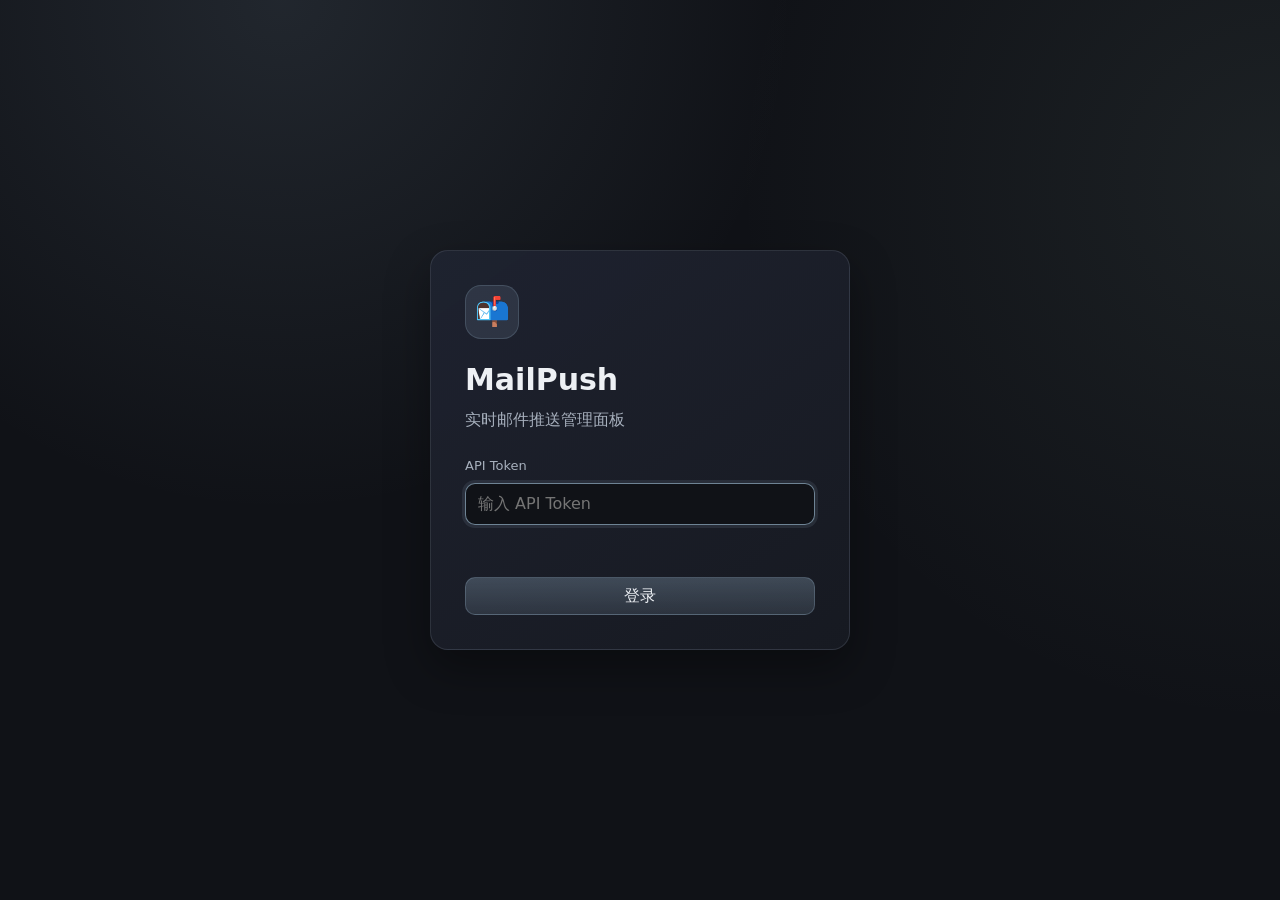
<file: mailpush/api/templates/dashboard.html>
<!DOCTYPE html>
<html lang="zh-CN">
<head>
<meta charset="UTF-8">
<meta name="viewport" content="width=device-width, initial-scale=1.0">
<title>MailPush 管理面板</title>
<style>
:root {
  color-scheme: dark;
  --bg: #101217;
  --panel: #171a22;
  --panel-2: #1f2330;
  --panel-3: #252a36;
  --sidebar: #1a1a2e;
  --sidebar-2: #24243f;
  --line: rgba(164, 176, 190, 0.16);
  --line-strong: rgba(164, 176, 190, 0.28);
  --text: #edf0f4;
  --muted: #a7b0bd;
  --muted-2: #7e8795;
  --blue: #8aa3b8;
  --green: #8aa79b;
  --gold: #c3a35c;
  --red: #c77d7d;
  --shadow: 0 18px 44px rgba(0, 0, 0, 0.35);
  --radius: 12px;
  --speed: 0.2s ease;
}

* {
  box-sizing: border-box;
}

html,
body {
  min-height: 100%;
}

body {
  margin: 0;
  background:
    radial-gradient(circle at 22% 0%, rgba(138, 163, 184, 0.14), transparent 32rem),
    radial-gradient(circle at 100% 20%, rgba(138, 167, 155, 0.10), transparent 34rem),
    var(--bg);
  color: var(--text);
  font-family: system-ui, -apple-system, BlinkMacSystemFont, "PingFang SC", "Microsoft YaHei", "Segoe UI", sans-serif;
  line-height: 1.5;
}

button,
input,
select,
textarea {
  font: inherit;
}

button {
  cursor: pointer;
}

.hidden {
  display: none !important;
}

.login-view {
  min-height: 100vh;
  display: grid;
  place-items: center;
  padding: 24px;
}

.login-card {
  width: min(420px, 100%);
  padding: 34px;
  border: 1px solid var(--line);
  border-radius: 18px;
  background: linear-gradient(145deg, rgba(31, 35, 48, 0.96), rgba(23, 26, 34, 0.98));
  box-shadow: var(--shadow);
}

.login-mark {
  width: 54px;
  height: 54px;
  display: grid;
  place-items: center;
  border-radius: 16px;
  background: rgba(138, 163, 184, 0.16);
  border: 1px solid rgba(138, 163, 184, 0.24);
  font-size: 28px;
}

.login-card h1 {
  margin: 18px 0 6px;
  font-size: 30px;
  letter-spacing: 0;
}

.login-card p {
  margin: 0 0 24px;
  color: var(--muted);
}

.field {
  display: grid;
  gap: 8px;
  margin-bottom: 16px;
}

.field label {
  color: var(--muted);
  font-size: 13px;
}

.control,
.select,
.textarea {
  width: 100%;
  border: 1px solid var(--line);
  border-radius: 10px;
  background: rgba(16, 18, 23, 0.78);
  color: var(--text);
  outline: none;
  transition: border-color var(--speed), box-shadow var(--speed), background var(--speed);
}

.control,
.select {
  min-height: 42px;
  padding: 0 12px;
}

.textarea {
  min-height: 170px;
  padding: 12px;
  resize: vertical;
  font-family: ui-monospace, SFMono-Regular, Menlo, Consolas, monospace;
  font-size: 13px;
  line-height: 1.55;
}

.control:focus,
.select:focus,
.textarea:focus {
  border-color: rgba(138, 163, 184, 0.78);
  box-shadow: 0 0 0 3px rgba(138, 163, 184, 0.13);
  background: rgba(16, 18, 23, 0.96);
}

.login-error {
  min-height: 22px;
  margin: 8px 0 14px;
  color: var(--red);
  font-size: 13px;
}

.app-shell {
  min-height: 100vh;
  display: grid;
  grid-template-columns: 220px minmax(0, 1fr);
}

.sidebar {
  position: sticky;
  top: 0;
  height: 100vh;
  display: flex;
  flex-direction: column;
  background: linear-gradient(180deg, var(--sidebar), var(--sidebar-2));
  border-right: 1px solid rgba(255, 255, 255, 0.07);
  z-index: 30;
}

.brand {
  padding: 22px 20px 18px;
  border-bottom: 1px solid rgba(255, 255, 255, 0.08);
}

.brand-title {
  display: flex;
  align-items: center;
  gap: 10px;
  font-weight: 760;
  font-size: 18px;
}

.brand-subtitle {
  margin-top: 5px;
  color: rgba(237, 240, 244, 0.58);
  font-size: 12px;
}

.nav {
  display: grid;
  gap: 6px;
  padding: 16px 12px;
}

.nav-button {
  display: flex;
  align-items: center;
  gap: 10px;
  min-height: 42px;
  padding: 0 12px;
  border: 1px solid transparent;
  border-radius: 10px;
  background: transparent;
  color: rgba(237, 240, 244, 0.76);
  text-align: left;
  transition: background var(--speed), color var(--speed), border-color var(--speed);
}

.nav-button:hover,
.nav-button.active {
  background: rgba(255, 255, 255, 0.08);
  color: var(--text);
  border-color: rgba(255, 255, 255, 0.08);
}

.nav-button.active {
  box-shadow: inset 3px 0 0 var(--gold);
}

.sidebar-footer {
  margin-top: auto;
  padding: 16px;
  border-top: 1px solid rgba(255, 255, 255, 0.08);
}

.session-status {
  display: flex;
  align-items: center;
  gap: 8px;
  margin-bottom: 12px;
  color: rgba(237, 240, 244, 0.68);
  font-size: 12px;
}

.dot {
  width: 9px;
  height: 9px;
  border-radius: 999px;
  background: var(--muted-2);
  box-shadow: 0 0 0 4px rgba(126, 135, 149, 0.12);
}

.dot.ok {
  background: var(--green);
  box-shadow: 0 0 0 4px rgba(138, 167, 155, 0.12);
}

.dot.bad {
  background: var(--red);
  box-shadow: 0 0 0 4px rgba(199, 125, 125, 0.12);
}

.content {
  min-width: 0;
  padding: 28px;
}

.mobile-bar {
  display: none;
  position: sticky;
  top: 0;
  z-index: 20;
  align-items: center;
  justify-content: space-between;
  min-height: 58px;
  padding: 0 16px;
  background: rgba(16, 18, 23, 0.88);
  border-bottom: 1px solid var(--line);
  backdrop-filter: blur(14px);
}

.mobile-title {
  font-weight: 740;
}

.backdrop {
  display: none;
}

.page {
  display: none;
}

.page.active {
  display: block;
}

.page-header {
  display: flex;
  align-items: flex-start;
  justify-content: space-between;
  gap: 16px;
  margin-bottom: 18px;
}

.page-title {
  margin: 0;
  font-size: 26px;
  letter-spacing: 0;
}

.page-desc {
  margin: 6px 0 0;
  color: var(--muted);
  font-size: 14px;
}

.actions {
  display: flex;
  flex-wrap: wrap;
  align-items: center;
  justify-content: flex-end;
  gap: 10px;
}

.btn {
  min-height: 38px;
  padding: 0 14px;
  border: 1px solid var(--line);
  border-radius: 10px;
  background: rgba(31, 35, 48, 0.78);
  color: var(--text);
  transition: transform var(--speed), border-color var(--speed), background var(--speed), color var(--speed);
}

.btn:hover {
  transform: translateY(-1px);
  border-color: var(--line-strong);
  background: rgba(37, 42, 54, 0.96);
}

.btn:disabled {
  cursor: not-allowed;
  opacity: 0.55;
  transform: none;
}

.btn-primary {
  border-color: rgba(138, 163, 184, 0.32);
  background: linear-gradient(180deg, rgba(138, 163, 184, 0.34), rgba(138, 163, 184, 0.18));
}

.btn-green {
  border-color: rgba(138, 167, 155, 0.34);
  background: linear-gradient(180deg, rgba(138, 167, 155, 0.30), rgba(138, 167, 155, 0.14));
}

.btn-gold {
  border-color: rgba(195, 163, 92, 0.36);
  background: linear-gradient(180deg, rgba(195, 163, 92, 0.28), rgba(195, 163, 92, 0.13));
}

.btn-danger {
  border-color: rgba(199, 125, 125, 0.34);
  color: #ffd6d6;
  background: rgba(199, 125, 125, 0.12);
}

.btn-ghost {
  background: transparent;
}

.icon-btn {
  width: 38px;
  height: 38px;
  display: grid;
  place-items: center;
  padding: 0;
}

.grid {
  display: grid;
  gap: 16px;
}

.metric-grid {
  grid-template-columns: repeat(4, minmax(0, 1fr));
  margin-bottom: 16px;
}

.panel {
  border: 1px solid var(--line);
  border-radius: var(--radius);
  background: rgba(23, 26, 34, 0.86);
  box-shadow: 0 12px 30px rgba(0, 0, 0, 0.16);
}

.metric {
  min-height: 116px;
  padding: 18px;
}

.metric-label {
  color: var(--muted);
  font-size: 13px;
}

.metric-value {
  margin-top: 12px;
  font-size: 30px;
  font-weight: 760;
  letter-spacing: 0;
}

.metric-hint {
  margin-top: 6px;
  color: var(--muted-2);
  font-size: 12px;
}

.panel-head {
  display: flex;
  align-items: center;
  justify-content: space-between;
  gap: 12px;
  padding: 16px 18px;
  border-bottom: 1px solid var(--line);
}

.panel-title {
  margin: 0;
  font-size: 16px;
}

.panel-body {
  padding: 18px;
}

.toolbar {
  display: flex;
  align-items: center;
  justify-content: space-between;
  gap: 14px;
  margin-bottom: 16px;
}

.toolbar-left,
.toolbar-right {
  display: flex;
  flex-wrap: wrap;
  align-items: center;
  gap: 10px;
}

.table-wrap {
  overflow-x: auto;
}

table {
  width: 100%;
  border-collapse: collapse;
  min-width: 720px;
}

th,
td {
  padding: 12px 14px;
  border-bottom: 1px solid var(--line);
  text-align: left;
  vertical-align: middle;
}

th {
  color: var(--muted);
  font-size: 12px;
  font-weight: 680;
}

tbody tr {
  transition: background var(--speed);
}

tbody tr:hover {
  background: rgba(138, 163, 184, 0.06);
}

tbody tr:last-child td {
  border-bottom: 0;
}

.status-pill,
.tag {
  display: inline-flex;
  align-items: center;
  gap: 6px;
  min-height: 26px;
  padding: 0 10px;
  border: 1px solid var(--line);
  border-radius: 999px;
  color: var(--muted);
  background: rgba(255, 255, 255, 0.03);
  font-size: 12px;
  white-space: nowrap;
}

.status-pill.ok {
  color: #dff2e9;
  border-color: rgba(138, 167, 155, 0.34);
  background: rgba(138, 167, 155, 0.12);
}

.status-pill.bad {
  color: #ffd6d6;
  border-color: rgba(199, 125, 125, 0.34);
  background: rgba(199, 125, 125, 0.12);
}

.text-muted {
  color: var(--muted);
}

.small {
  font-size: 12px;
}

.empty {
  padding: 34px 18px;
  color: var(--muted);
  text-align: center;
}

.email-list,
.delivery-list {
  display: grid;
  gap: 12px;
}

.email-card,
.delivery-card {
  padding: 16px;
  border: 1px solid var(--line);
  border-radius: var(--radius);
  background: rgba(31, 35, 48, 0.58);
  transition: border-color var(--speed), background var(--speed);
}

.email-card:hover,
.delivery-card:hover {
  border-color: var(--line-strong);
  background: rgba(37, 42, 54, 0.78);
}

.email-top,
.delivery-top {
  display: flex;
  align-items: flex-start;
  justify-content: space-between;
  gap: 14px;
}

.email-title,
.delivery-title {
  margin: 8px 0 5px;
  font-size: 16px;
  font-weight: 720;
}

.email-meta,
.delivery-meta {
  display: flex;
  flex-wrap: wrap;
  gap: 8px;
  color: var(--muted);
  font-size: 12px;
}

.email-preview {
  margin: 10px 0 0;
  color: var(--muted);
  overflow-wrap: anywhere;
}

.config-summary {
  max-height: 520px;
  overflow: auto;
  margin: 0;
  padding: 16px;
  border: 1px solid var(--line);
  border-radius: var(--radius);
  background: rgba(16, 18, 23, 0.86);
  color: #d9dee7;
  font-family: ui-monospace, SFMono-Regular, Menlo, Consolas, monospace;
  font-size: 12px;
  line-height: 1.6;
}

.hint-box {
  display: grid;
  gap: 8px;
  padding: 14px;
  border: 1px solid rgba(195, 163, 92, 0.24);
  border-radius: var(--radius);
  background: rgba(195, 163, 92, 0.08);
  color: #e8dcc0;
}

.modal {
  position: fixed;
  inset: 0;
  z-index: 60;
  display: none;
  place-items: center;
  padding: 22px;
  background: rgba(0, 0, 0, 0.62);
}

.modal.open {
  display: grid;
}

.modal-card {
  width: min(760px, 100%);
  max-height: min(88vh, 820px);
  display: flex;
  flex-direction: column;
  border: 1px solid var(--line);
  border-radius: 16px;
  background: #171a22;
  box-shadow: var(--shadow);
}

.modal-head,
.modal-foot {
  display: flex;
  align-items: center;
  justify-content: space-between;
  gap: 12px;
  padding: 16px 18px;
}

.modal-head {
  border-bottom: 1px solid var(--line);
}

.modal-foot {
  border-top: 1px solid var(--line);
}

.modal-title {
  margin: 0;
  font-size: 18px;
}

.modal-body {
  overflow: auto;
  padding: 18px;
}

.steps {
  display: flex;
  gap: 8px;
  margin-bottom: 18px;
}

.step {
  flex: 1;
  min-height: 8px;
  border-radius: 999px;
  background: rgba(255, 255, 255, 0.08);
}

.step.active {
  background: linear-gradient(90deg, var(--blue), var(--gold));
}

.provider-grid {
  display: grid;
  grid-template-columns: repeat(3, minmax(0, 1fr));
  gap: 12px;
}

.provider-card {
  min-height: 118px;
  padding: 16px;
  border: 1px solid var(--line);
  border-radius: var(--radius);
  background: rgba(31, 35, 48, 0.68);
  color: var(--text);
  text-align: left;
  transition: border-color var(--speed), transform var(--speed), background var(--speed);
}

.provider-card:hover,
.provider-card.active {
  transform: translateY(-1px);
  border-color: rgba(138, 163, 184, 0.54);
  background: rgba(37, 42, 54, 0.92);
}

.provider-icon {
  display: block;
  margin-bottom: 10px;
  font-size: 26px;
}

.form-grid {
  display: grid;
  grid-template-columns: repeat(2, minmax(0, 1fr));
  gap: 14px;
}

.form-grid .span-2 {
  grid-column: 1 / -1;
}

.check-row {
  display: flex;
  align-items: center;
  gap: 10px;
  min-height: 42px;
  color: var(--muted);
}

label.checkbox,
.checkbox {
  display: inline-flex;
  align-items: center;
  gap: 10px;
  cursor: pointer;
  color: var(--muted);
  font-size: 13px;
}

.checkbox input[type="checkbox"] {
  width: 18px;
  height: 18px;
  margin: 0;
  accent-color: var(--blue);
}

.toast-stack {
  position: fixed;
  right: 18px;
  bottom: 18px;
  z-index: 90;
  display: grid;
  gap: 10px;
  width: min(380px, calc(100vw - 36px));
}

.toast {
  padding: 13px 14px;
  border: 1px solid var(--line);
  border-radius: var(--radius);
  background: rgba(31, 35, 48, 0.96);
  box-shadow: var(--shadow);
  color: var(--text);
}

.toast.ok {
  border-color: rgba(138, 167, 155, 0.36);
}

.toast.error {
  border-color: rgba(199, 125, 125, 0.42);
}

@media (max-width: 1100px) {
  .metric-grid {
    grid-template-columns: repeat(2, minmax(0, 1fr));
  }
}

@media (max-width: 860px) {
  .app-shell {
    display: block;
  }

  .mobile-bar {
    display: flex;
  }

  .sidebar {
    position: fixed;
    left: 0;
    top: 0;
    width: 220px;
    transform: translateX(-105%);
    transition: transform var(--speed);
  }

  body.nav-open .sidebar {
    transform: translateX(0);
  }

  body.nav-open .backdrop {
    display: block;
    position: fixed;
    inset: 0;
    z-index: 25;
    background: rgba(0, 0, 0, 0.5);
  }

  .content {
    padding: 20px 16px 28px;
  }

  .page-header,
  .toolbar,
  .email-top,
  .delivery-top {
    align-items: stretch;
    flex-direction: column;
  }

  .actions,
  .toolbar-left,
  .toolbar-right {
    justify-content: stretch;
  }

  .actions .btn,
  .toolbar .btn,
  .toolbar .select {
    width: 100%;
  }

  .provider-grid,
  .form-grid,
  .metric-grid {
    grid-template-columns: 1fr;
  }
}

@media (max-width: 520px) {
  .login-card {
    padding: 24px;
  }

  .modal {
    padding: 12px;
  }

  .modal-head,
  .modal-foot {
    padding: 14px;
  }

  .modal-body {
    padding: 14px;
  }
}
</style>
</head>
<body>
<div id="login-view" class="login-view">
  <section class="login-card" aria-label="登录">
    <div class="login-mark">📬</div>
    <h1>MailPush</h1>
    <p>实时邮件推送管理面板</p>
    <form id="login-form" autocomplete="off">
      <div class="field">
        <label for="token-input">API Token</label>
        <input id="token-input" class="control" type="password" placeholder="输入 API Token" autocomplete="current-password" autofocus>
      </div>
      <div id="login-error" class="login-error" role="alert"></div>
      <button id="login-submit" type="submit" class="btn btn-primary" style="width: 100%;">登录</button>
    </form>
  </section>
</div>

<div id="app-shell" class="app-shell hidden">
  <aside class="sidebar" aria-label="主导航">
    <div class="brand">
      <div class="brand-title"><span>📬</span><span>MailPush</span></div>
      <div class="brand-subtitle">管理面板</div>
    </div>
    <nav class="nav">
      <button class="nav-button active" type="button" data-view="overview">📊 <span>概览</span></button>
      <button class="nav-button" type="button" data-view="emails">📧 <span>邮件</span></button>
      <button class="nav-button" type="button" data-view="accounts">🔐 <span>账户设置</span></button>
      <button class="nav-button" type="button" data-view="deliveries">🚀 <span>推送通道</span></button>
      <button class="nav-button" type="button" data-view="settings">⚙️ <span>系统设置</span></button>
    </nav>
    <div class="sidebar-footer">
      <div class="session-status"><span id="session-dot" class="dot"></span><span id="session-text">等待连接</span></div>
      <button id="logout-btn" type="button" class="btn btn-ghost" style="width: 100%;">退出登录</button>
    </div>
  </aside>

  <div id="nav-backdrop" class="backdrop"></div>

  <div>
    <header class="mobile-bar">
      <button id="menu-btn" type="button" class="btn icon-btn" aria-label="打开导航">☰</button>
      <div class="mobile-title">MailPush</div>
      <button id="mobile-logout-btn" type="button" class="btn icon-btn" aria-label="退出登录">⎋</button>
    </header>

    <main class="content">
      <section id="page-overview" class="page active" data-page="overview">
        <div class="page-header">
          <div>
            <h2 class="page-title">📊 概览</h2>
            <p class="page-desc">运行状态、账户连接、最近邮件与推送通道测试。</p>
          </div>
          <div class="actions">
            <button id="overview-refresh-btn" type="button" class="btn btn-primary">刷新</button>
            <button id="overview-test-all-btn" type="button" class="btn btn-gold">测试所有推送通道</button>
          </div>
        </div>

        <div class="grid metric-grid">
          <div class="panel metric">
            <div class="metric-label">运行时间</div>
            <div id="metric-uptime" class="metric-value">--</div>
            <div class="metric-hint">服务启动后累计时间</div>
          </div>
          <div class="panel metric">
            <div class="metric-label">账户连接</div>
            <div id="metric-accounts" class="metric-value">--</div>
            <div class="metric-hint">已连接 / 总计</div>
          </div>
          <div class="panel metric">
            <div class="metric-label">邮件缓冲区</div>
            <div id="metric-emails" class="metric-value">--</div>
            <div class="metric-hint">内存中的最近邮件</div>
          </div>
          <div class="panel metric">
            <div class="metric-label">推送通道</div>
            <div id="metric-deliveries" class="metric-value">--</div>
            <div class="metric-hint">当前已配置通道</div>
          </div>
        </div>

        <div class="panel">
          <div class="panel-head">
            <h3 class="panel-title">最近 10 封邮件</h3>
            <span id="overview-last-refresh" class="text-muted small">--</span>
          </div>
          <div class="panel-body">
            <div id="recent-email-list" class="email-list"></div>
          </div>
        </div>
      </section>

      <section id="page-emails" class="page" data-page="emails">
        <div class="page-header">
          <div>
            <h2 class="page-title">📧 邮件</h2>
            <p class="page-desc">查看 MailPush 当前缓冲区里的邮件记录。</p>
          </div>
          <div class="actions">
            <button id="emails-refresh-btn" type="button" class="btn btn-primary">刷新</button>
          </div>
        </div>

        <div class="toolbar">
          <div class="toolbar-left">
            <select id="email-account-filter" class="select" aria-label="按账户筛选">
              <option value="">全部账户</option>
            </select>
          </div>
          <div class="toolbar-right">
            <span id="emails-count" class="text-muted small">0 封</span>
          </div>
        </div>

        <div id="email-card-list" class="email-list"></div>
      </section>

      <section id="page-accounts" class="page" data-page="accounts">
        <div class="page-header">
          <div>
            <h2 class="page-title">🔐 账户设置</h2>
            <p class="page-desc">管理 IMAP 账户，并通过向导添加常用邮箱。</p>
          </div>
          <div class="actions">
            <button id="reconnect-accounts-btn" type="button" class="btn btn-green">重连所有账户</button>
            <button id="open-account-modal-btn" type="button" class="btn btn-primary">添加邮箱</button>
          </div>
        </div>

        <div class="panel">
          <div class="panel-head">
            <h3 class="panel-title">已配置邮箱</h3>
            <span id="accounts-count" class="text-muted small">--</span>
          </div>
          <div class="table-wrap">
            <table>
              <thead>
                <tr>
                  <th>名称</th>
                  <th>IMAP 服务器</th>
                  <th>用户名</th>
                  <th>连接状态</th>
                  <th>最后活动时间</th>
                  <th>操作</th>
                </tr>
              </thead>
              <tbody id="accounts-table"></tbody>
            </table>
          </div>
        </div>
      </section>

      <section id="page-deliveries" class="page" data-page="deliveries">
        <div class="page-header">
          <div>
            <h2 class="page-title">🚀 推送通道</h2>
            <p class="page-desc">管理通知投递目标，并测试单个或全部通道。</p>
          </div>
          <div class="actions">
            <button id="test-all-deliveries-btn" type="button" class="btn btn-gold">测试全部</button>
            <button id="open-delivery-modal-btn" type="button" class="btn btn-primary">添加通道</button>
          </div>
        </div>

        <div id="delivery-list" class="delivery-list"></div>
      </section>

      <section id="page-settings" class="page" data-page="settings">
        <div class="page-header">
          <div>
            <h2 class="page-title">⚙️ 系统设置</h2>
            <p class="page-desc">查看当前配置摘要。敏感字段会在 API 返回时隐藏。</p>
          </div>
          <div class="actions">
            <button id="settings-refresh-btn" type="button" class="btn btn-primary">刷新配置</button>
            <button id="restart-hint-btn" type="button" class="btn btn-gold">重启容器</button>
          </div>
        </div>

        <div class="grid" style="grid-template-columns: minmax(0, 1fr);">
          <div class="panel">
            <div class="panel-head">
              <h3 class="panel-title">配置摘要</h3>
              <span class="text-muted small">已排除密码、token、secret 等敏感字段</span>
            </div>
            <div class="panel-body">
              <pre id="config-summary" class="config-summary">{}</pre>
            </div>
          </div>

          <div class="panel">
            <div class="panel-head">
              <h3 class="panel-title">AI 摘要</h3>
              <span class="text-muted small">OpenAI 兼容 API，自定义端点和 Key</span>
            </div>
            <div class="panel-body">
              <div class="form-grid" style="margin-bottom: 16px;">
                <div class="field span-2">
                  <label class="checkbox">
                    <input id="ai-summary-enabled" type="checkbox">
                    <span>启用 AI 摘要</span>
                  </label>
                </div>
                <div class="field">
                  <label for="ai-summary-provider">Provider</label>
                  <select id="ai-summary-provider" class="control">
                    <option value="openai">OpenAI</option>
                    <option value="kimi">Kimi</option>
                    <option value="claude">Claude</option>
                    <option value="deepseek">DeepSeek</option>
                    <option value="custom">Custom</option>
                  </select>
                </div>
                <div class="field">
                  <label for="ai-summary-model">Model</label>
                  <input id="ai-summary-model" class="control" type="text" placeholder="gpt-4o-mini / deepseek-chat">
                </div>
                <div class="field span-2">
                  <label for="ai-summary-base_url">Base URL（留空使用官方）</label>
                  <input id="ai-summary-base_url" class="control" type="text" placeholder="https://api.openai.com/v1">
                </div>
                <div class="field span-2">
                  <label for="ai-summary-api_key">API Key</label>
                  <input id="ai-summary-api_key" class="control" type="password" placeholder="sk-...">
                </div>
                <div class="field">
                  <label for="ai-summary-max_tokens">Max tokens</label>
                  <input id="ai-summary-max_tokens" class="control" type="number" min="50" max="2000" value="200">
                </div>
                <div class="field span-2">
                  <label for="ai-summary-prompt">Prompt（留空使用默认）</label>
                  <textarea id="ai-summary-prompt" class="control" rows="3" placeholder="用 1-2 句话总结这封邮件的核心内容"></textarea>
                </div>
              </div>
              <div class="actions" style="justify-content: flex-start; gap: 10px;">
                <button id="ai-summary-save-btn" type="button" class="btn btn-primary">保存 AI 设置</button>
                <button id="ai-summary-test-btn" type="button" class="btn btn-green">测试调用</button>
                <span id="ai-summary-msg" class="text-muted small"></span>
              </div>
              <div class="hint-box" style="margin-top: 16px;">
                <div>💡 规则提取（IP、金额、验证码）和 AI 摘要会同时生效；关闭后仅保留规则提取。</div>
              </div>
            </div>
          </div>

          <div class="hint-box">
            <div><strong>配置文件路径</strong></div>
            <div><code>/path/to/your/config/config.json</code></div>
            <div class="small">容器内路径：<code>/home/mailpush/.config/mailpush/config.json</code></div>
          </div>
        </div>
      </section>
    </main>
  </div>
</div>

<div id="account-modal" class="modal" aria-hidden="true">
  <section class="modal-card" role="dialog" aria-modal="true" aria-labelledby="account-modal-title">
    <div class="modal-head">
      <h3 id="account-modal-title" class="modal-title">添加邮箱</h3>
      <button type="button" class="btn icon-btn" data-close-modal="account-modal" aria-label="关闭">×</button>
    </div>
    <div class="modal-body">
      <div class="steps" aria-hidden="true">
        <div id="account-step-1" class="step active"></div>
        <div id="account-step-2" class="step"></div>
      </div>
      <div id="account-provider-step">
        <div class="provider-grid">
          <button type="button" class="provider-card" data-provider="qq">
            <span class="provider-icon">💬</span>
            <strong>QQ邮箱</strong>
            <div class="text-muted small">imap.qq.com / SSL 993</div>
          </button>
          <button type="button" class="provider-card" data-provider="gmail">
            <span class="provider-icon">G</span>
            <strong>Gmail / Google</strong>
            <div class="text-muted small">imap.gmail.com / SSL 993</div>
          </button>
          <button type="button" class="provider-card" data-provider="custom">
            <span class="provider-icon">✳</span>
            <strong>其他</strong>
            <div class="text-muted small">自定义 IMAP 参数</div>
          </button>
        </div>
      </div>

      <form id="account-form" class="hidden" autocomplete="off">
        <div id="provider-qq" class="provider-panel hidden">
          <div class="hint-box" style="margin-bottom: 16px;">💡 授权码获取：登录QQ邮箱 → 设置 → 账户 → 生成授权码</div>
          <div class="form-grid">
            <div class="field span-2">
              <label for="qq-email">邮箱地址</label>
              <input id="qq-email" class="control" type="email" placeholder="name@qq.com">
            </div>
            <div class="field span-2">
              <label for="qq-password">授权码</label>
              <input id="qq-password" class="control" type="password" placeholder="QQ 邮箱授权码">
            </div>
          </div>
        </div>

        <div id="provider-gmail" class="provider-panel hidden">
          <div class="hint-box" style="margin-bottom: 16px;">💡 应用密码获取：Google账号 → 安全 → 两步验证 → 应用密码</div>
          <div class="form-grid">
            <div class="field span-2">
              <label for="gmail-email">邮箱地址</label>
              <input id="gmail-email" class="control" type="email" placeholder="name@gmail.com">
            </div>
            <div class="field span-2">
              <label for="gmail-password">App Password</label>
              <input id="gmail-password" class="control" type="password" placeholder="Google 应用密码">
            </div>
          </div>
        </div>

        <div id="provider-custom" class="provider-panel hidden">
          <div class="form-grid">
            <div class="field">
              <label for="custom-name">名称</label>
              <input id="custom-name" class="control" type="text" placeholder="工作邮箱">
            </div>
            <div class="field">
              <label for="custom-host">IMAP 服务器</label>
              <input id="custom-host" class="control" type="text" placeholder="imap.example.com">
            </div>
            <div class="field">
              <label for="custom-port">端口</label>
              <input id="custom-port" class="control" type="number" value="993" min="1" max="65535">
            </div>
            <div class="field">
              <label for="custom-username">用户名</label>
              <input id="custom-username" class="control" type="text" placeholder="name@example.com">
            </div>
            <div class="field span-2">
              <label for="custom-password">密码 / 授权码</label>
              <input id="custom-password" class="control" type="password" placeholder="IMAP 密码或授权码">
            </div>
            <label class="check-row span-2">
              <input id="custom-ssl" type="checkbox" checked>
              <span>启用 SSL</span>
            </label>
          </div>
        </div>

        <div id="account-proxy-block" style="margin-top:20px; padding-top:16px; border-top:1px solid rgba(0,0,0,0.08);">
          <label class="check-row span-2" style="margin-bottom:12px;">
            <input id="acct-proxy-enabled" type="checkbox">
            <span>为该邮箱单独使用代理（覆盖容器全局代理）</span>
          </label>
          <div class="hint-box" style="margin-bottom:12px;">💡 Gmail 等需翻墙的邮箱可单独走代理。支持 HTTP 与 SOCKS5。留空则使用容器默认网络。</div>
          <div class="form-grid" id="acct-proxy-fields">
            <div class="field">
              <label for="acct-proxy-type">代理类型</label>
              <select id="acct-proxy-type" class="select control">
                <option value="http">HTTP</option>
                <option value="socks5">SOCKS5</option>
              </select>
            </div>
            <div class="field">
              <label for="acct-proxy-host">代理地址</label>
              <input id="acct-proxy-host" class="control" type="text" placeholder="192.168.2.99">
            </div>
            <div class="field">
              <label for="acct-proxy-port">代理端口</label>
              <input id="acct-proxy-port" class="control" type="number" placeholder="7890" min="1" max="65535">
            </div>
            <div class="field">
              <label for="acct-proxy-username">用户名（可选）</label>
              <input id="acct-proxy-username" class="control" type="text" placeholder="留空则无认证" autocomplete="off">
            </div>
            <div class="field span-2">
              <label for="acct-proxy-password">密码（可选）</label>
              <input id="acct-proxy-password" class="control" type="password" placeholder="留空则无认证" autocomplete="new-password">
            </div>
          </div>
        </div>
      </form>
    </div>
    <div class="modal-foot">
      <button id="account-back-btn" type="button" class="btn hidden">上一步</button>
      <div class="actions">
        <button type="button" class="btn" data-close-modal="account-modal">取消</button>
        <button id="account-submit-btn" type="button" class="btn btn-primary hidden">保存邮箱</button>
      </div>
    </div>
  </section>
</div>

<div id="proxy-modal" class="modal" aria-hidden="true">
  <section class="modal-card" role="dialog" aria-modal="true" aria-labelledby="proxy-modal-title">
    <div class="modal-head">
      <h3 id="proxy-modal-title" class="modal-title">代理设置</h3>
      <button type="button" class="btn icon-btn" data-close-modal="proxy-modal" aria-label="关闭">×</button>
    </div>
    <div class="modal-body">
      <div class="hint-box" style="margin-bottom:14px;">为 <strong id="proxy-modal-acct">--</strong> 单独设置代理。翻墙邮箱（Gmail 等）建议开启，国内邮箱可关闭直连。支持 HTTP 与 SOCKS5。</div>
      <label class="check-row span-2" style="margin-bottom:14px;">
        <input id="pm-enabled" type="checkbox">
        <span>启用独立代理</span>
      </label>
      <div class="form-grid">
        <div class="field">
          <label for="pm-type">代理类型</label>
          <select id="pm-type" class="select control">
            <option value="http">HTTP</option>
            <option value="socks5">SOCKS5</option>
          </select>
        </div>
        <div class="field">
          <label for="pm-host">代理地址</label>
          <input id="pm-host" class="control" type="text" placeholder="192.168.2.99">
        </div>
        <div class="field">
          <label for="pm-port">代理端口</label>
          <input id="pm-port" class="control" type="number" placeholder="7890" min="1" max="65535">
        </div>
        <div class="field">
          <label for="pm-username">用户名（可选）</label>
          <input id="pm-username" class="control" type="text" placeholder="留空则无认证" autocomplete="off">
        </div>
        <div class="field span-2">
          <label for="pm-password">密码（可选）</label>
          <input id="pm-password" class="control" type="password" placeholder="留空保留原密码" autocomplete="new-password">
        </div>
      </div>
    </div>
    <div class="modal-foot">
      <span class="text-muted small">保存后账户自动重连</span>
      <div class="actions">
        <button type="button" class="btn" data-close-modal="proxy-modal">取消</button>
        <button id="proxy-save-btn" type="button" class="btn btn-primary">保存并重连</button>
      </div>
    </div>
  </section>
</div>

<div id="delivery-modal" class="modal" aria-hidden="true">
  <section class="modal-card" role="dialog" aria-modal="true" aria-labelledby="delivery-modal-title">
    <div class="modal-head">
      <h3 id="delivery-modal-title" class="modal-title">添加推送通道</h3>
      <button type="button" class="btn icon-btn" data-close-modal="delivery-modal" aria-label="关闭">×</button>
    </div>
    <form id="delivery-form" autocomplete="off">
      <div class="modal-body">
        <div class="form-grid">
          <div class="field">
            <label for="delivery-name">名称</label>
            <input id="delivery-name" class="control" type="text" placeholder="telegram-1">
          </div>
          <div class="field">
            <label for="delivery-type">类型</label>
            <select id="delivery-type" class="select">
              <option value="hermes">hermes</option>
              <option value="http">http</option>
              <option value="webhook">webhook</option>
              <option value="command">command</option>
            </select>
          </div>
          <div class="field span-2">
            <label for="delivery-config">配置 JSON</label>
            <textarea id="delivery-config" class="textarea" spellcheck="false"></textarea>
          </div>
        </div>
      </div>
      <div class="modal-foot">
        <span class="text-muted small">保存后立即写入配置文件</span>
        <div class="actions">
          <button type="button" class="btn" data-close-modal="delivery-modal">取消</button>
          <button type="submit" class="btn btn-primary">保存通道</button>
        </div>
      </div>
    </form>
  </section>
</div>

<div id="toast-stack" class="toast-stack" aria-live="polite" aria-atomic="true"></div>

<script>
const TOKEN_KEY = "mailpush.apiToken";
const REFRESH_INTERVAL_MS = 30000;
const CONFIG_PATH = "/path/to/your/config/config.json";

let apiToken = localStorage.getItem(TOKEN_KEY) || "";
let activeView = "overview";
let overviewTimer = null;
let selectedProvider = "";
let cache = {
  state: null,
  accounts: [],
  deliveries: [],
  emails: [],
  config: null
};

const $ = (selector, root = document) => root.querySelector(selector);
const $$ = (selector, root = document) => Array.from(root.querySelectorAll(selector));

document.addEventListener("DOMContentLoaded", () => {
  bindEvents();
  boot();
});

function bindEvents() {
  $("#login-form").addEventListener("submit", handleLogin);
  $("#logout-btn").addEventListener("click", logout);
  $("#mobile-logout-btn").addEventListener("click", logout);
  $("#menu-btn").addEventListener("click", () => document.body.classList.add("nav-open"));
  $("#nav-backdrop").addEventListener("click", closeMobileNav);

  $$(".nav-button").forEach((button) => {
    button.addEventListener("click", () => switchView(button.dataset.view));
  });

  $("#overview-refresh-btn").addEventListener("click", () => refreshOverview());
  $("#overview-test-all-btn").addEventListener("click", () => testAllDeliveries());
  $("#emails-refresh-btn").addEventListener("click", () => refreshEmails());
  $("#email-account-filter").addEventListener("change", () => refreshEmails());
  $("#open-account-modal-btn").addEventListener("click", openAccountModal);
  $("#account-back-btn").addEventListener("click", goProviderStep);
  $("#account-submit-btn").addEventListener("click", submitAccount);
  $("#reconnect-accounts-btn").addEventListener("click", reconnectAccounts);
  $("#proxy-save-btn").addEventListener("click", saveProxy);
  $("#test-all-deliveries-btn").addEventListener("click", () => testAllDeliveries());
  $("#open-delivery-modal-btn").addEventListener("click", openDeliveryModal);
  $("#delivery-form").addEventListener("submit", submitDelivery);
  $("#delivery-type").addEventListener("change", updateDeliveryTemplate);
  $("#settings-refresh-btn").addEventListener("click", () => refreshSettings());
  $("#restart-hint-btn").addEventListener("click", showRestartHint);
  $("#ai-summary-save-btn").addEventListener("click", saveAiSummarySettings);
  $("#ai-summary-test-btn").addEventListener("click", testAiSummarySettings);

  $("[data-provider='qq']").addEventListener("click", () => chooseProvider("qq"));
  $("[data-provider='gmail']").addEventListener("click", () => chooseProvider("gmail"));
  $("[data-provider='custom']").addEventListener("click", () => chooseProvider("custom"));

  $$("[data-close-modal]").forEach((button) => {
    button.addEventListener("click", () => closeModal(button.dataset.closeModal));
  });

  $$(".modal").forEach((modal) => {
    modal.addEventListener("click", (event) => {
      if (event.target === modal) closeModal(modal.id);
    });
  });

  document.addEventListener("keydown", (event) => {
    if (event.key === "Escape") {
      closeMobileNav();
      $$(".modal.open").forEach((modal) => closeModal(modal.id));
    }
  });
}

async function boot() {
  if (!apiToken) {
    showLogin();
    return;
  }

  setLoginMessage("正在验证会话...");
  try {
    await apiFetch("/api/state", { skipUnauthorized: true });
    showApp();
    await refreshOverview();
  } catch (error) {
    if (error.status === 401) {
      forceLogin("会话已失效，请重新登录");
      return;
    }
    showLogin();
    setLoginMessage(error.message || "无法连接 MailPush API");
  }
}

async function handleLogin(event) {
  event.preventDefault();
  const token = $("#token-input").value.trim();
  if (!token) {
    setLoginMessage("请输入 API Token");
    return;
  }

  const submit = $("#login-submit");
  submit.disabled = true;
  setLoginMessage("");
  try {
    const result = await apiFetch("/api/auth", {
      method: "POST",
      auth: false,
      body: { token }
    });

    if (!result.ok) {
      setLoginMessage("API Token 不正确");
      return;
    }

    apiToken = token;
    localStorage.setItem(TOKEN_KEY, token);
    showApp();
    await refreshOverview();
  } catch (error) {
    setLoginMessage(error.message || "登录失败");
  } finally {
    submit.disabled = false;
  }
}

function showLogin() {
  $("#login-view").classList.remove("hidden");
  $("#app-shell").classList.add("hidden");
  stopOverviewTimer();
  setSession(false, "未登录");
  setTimeout(() => $("#token-input").focus(), 0);
}

function showApp() {
  $("#login-view").classList.add("hidden");
  $("#app-shell").classList.remove("hidden");
  setSession(true, "已连接");
  setLoginMessage("");
  startOverviewTimer();
}

function logout() {
  localStorage.removeItem(TOKEN_KEY);
  apiToken = "";
  location.reload();
}

function forceLogin(message) {
  localStorage.removeItem(TOKEN_KEY);
  apiToken = "";
  showLogin();
  setLoginMessage(message || "请重新登录");
}

function setLoginMessage(message) {
  $("#login-error").textContent = message || "";
}

function setSession(ok, text) {
  $("#session-dot").className = "dot " + (ok ? "ok" : "bad");
  $("#session-text").textContent = text;
}

function startOverviewTimer() {
  stopOverviewTimer();
  overviewTimer = setInterval(() => {
    if (activeView === "overview" && !$("#app-shell").classList.contains("hidden")) {
      refreshOverview({ silent: true });
    }
  }, REFRESH_INTERVAL_MS);
}

function stopOverviewTimer() {
  if (overviewTimer) {
    clearInterval(overviewTimer);
    overviewTimer = null;
  }
}

async function apiFetch(path, options = {}) {
  const {
    auth = true,
    body,
    headers = {},
    skipUnauthorized = false,
    ...fetchOptions
  } = options;

  const requestHeaders = {
    Accept: "application/json",
    ...headers
  };

  if (auth && apiToken) {
    requestHeaders["X-API-Token"] = apiToken;
  }

  if (body !== undefined) {
    requestHeaders["Content-Type"] = "application/json";
    fetchOptions.body = JSON.stringify(body);
  }

  let response;
  try {
    response = await fetch(path, {
      ...fetchOptions,
      headers: requestHeaders
    });
  } catch (error) {
    throw new Error("无法连接服务器");
  }

  if (response.status === 401) {
    const error = new Error("认证已失效");
    error.status = 401;
    if (!skipUnauthorized) forceLogin("会话已失效，请重新登录");
    throw error;
  }

  const text = await response.text();
  let data = {};
  if (text) {
    try {
      data = JSON.parse(text);
    } catch (error) {
      data = { message: text };
    }
  }

  if (!response.ok) {
    const detail = data.detail || data.error || data.message || `请求失败 (${response.status})`;
    const error = new Error(typeof detail === "string" ? detail : JSON.stringify(detail));
    error.status = response.status;
    throw error;
  }

  return data;
}

function switchView(view) {
  activeView = view;
  $$(".nav-button").forEach((button) => {
    button.classList.toggle("active", button.dataset.view === view);
  });
  $$(".page").forEach((page) => {
    page.classList.toggle("active", page.dataset.page === view);
  });
  closeMobileNav();
  loadView(view);
}

function closeMobileNav() {
  document.body.classList.remove("nav-open");
}

async function loadView(view) {
  try {
    if (view === "overview") await refreshOverview();
    if (view === "emails") await refreshEmails();
    if (view === "accounts") await refreshAccounts();
    if (view === "deliveries") await refreshDeliveries();
    if (view === "settings") await refreshSettings();
  } catch (error) {
    toast(error.message || "加载失败", "error");
  }
}

async function refreshOverview(options = {}) {
  const [stateData, emailsData, accountsData] = await Promise.all([
    apiFetch("/api/state"),
    apiFetch("/api/emails?limit=10"),
    apiFetch("/api/accounts")
  ]);

  cache.state = stateData;
  cache.emails = emailsData.emails || [];
  cache.accounts = accountsData.accounts || [];
  cache.deliveries = stateData.deliveries || [];

  renderMetrics(stateData, cache.accounts);
  renderRecentEmails(cache.emails);
  populateAccountFilter(cache.accounts);
  $("#overview-last-refresh").textContent = `更新于 ${formatTime(new Date())}`;
  setSession(true, "已连接");
  if (!options.silent) toast("概览已刷新", "ok");
}

function renderMetrics(stateData, accounts) {
  const status = stateData.status || {};
  const connected = Number(status.accounts_connected || accounts.filter((item) => item.connected).length || 0);
  const total = Number(status.accounts_total || accounts.length || 0);
  const recentCount = Number(stateData.recent_emails || 0);
  const deliveriesCount = (stateData.deliveries || []).length;

  $("#metric-uptime").textContent = formatUptime(status.uptime_seconds);
  $("#metric-accounts").textContent = `${connected}/${total}`;
  $("#metric-emails").textContent = String(recentCount);
  $("#metric-deliveries").textContent = String(deliveriesCount);
}

function renderRecentEmails(emails) {
  const container = $("#recent-email-list");
  if (!emails.length) {
    container.innerHTML = `<div class="empty">暂无邮件记录</div>`;
    return;
  }
  container.innerHTML = emails.map(renderEmailCard).join("");
}

async function refreshEmails() {
  if (!cache.accounts.length) {
    await refreshAccounts({ renderOnly: true });
  }

  const account = $("#email-account-filter").value;
  const params = new URLSearchParams({ limit: "50" });
  if (account) params.set("account", account);
  const data = await apiFetch(`/api/emails?${params.toString()}`);
  cache.emails = data.emails || [];
  $("#emails-count").textContent = `${data.total ?? cache.emails.length} 封`;
  renderEmails(cache.emails);
}

function renderEmails(emails) {
  const container = $("#email-card-list");
  if (!emails.length) {
    container.innerHTML = `<div class="panel empty">暂无邮件记录</div>`;
    return;
  }
  container.innerHTML = emails.map(renderEmailCard).join("");
}

function renderEmailCard(email) {
  const account = escapeHtml(email.account || "--");
  const sender = escapeHtml(email.sender || "--");
  const subject = escapeHtml(email.subject_cn || email.subject || "(无主题)");
  const rawPreview = email.body_preview || email.body_full || "";
  const preview = escapeHtml(truncate(cleanText(rawPreview), 100));
  const timestamp = escapeHtml(formatDate(email.timestamp || email.date || email.created_at));

  return `
    <article class="email-card">
      <div class="email-top">
        <div>
          <div class="email-meta">
            <span class="tag">${account}</span>
            <span>${sender}</span>
          </div>
          <div class="email-title">${subject}</div>
        </div>
        <div class="text-muted small">${timestamp}</div>
      </div>
      <p class="email-preview">${preview || "无正文预览"}</p>
    </article>
  `;
}

async function refreshAccounts(options = {}) {
  const data = await apiFetch("/api/accounts");
  cache.accounts = data.accounts || [];
  populateAccountFilter(cache.accounts);
  if (!options.renderOnly) renderAccounts(cache.accounts);
}

function renderAccounts(accounts) {
  $("#accounts-count").textContent = `${accounts.length} 个账户`;
  const body = $("#accounts-table");
  if (!accounts.length) {
    body.innerHTML = `<tr><td colspan="6" class="empty">暂无账户</td></tr>`;
    return;
  }

  body.innerHTML = accounts.map((account) => {
    const name = escapeHtml(account.name || "--");
    const proxy = account.proxy && account.proxy.enabled
      ? ` <span class="tag" title="${escapeHtml((account.proxy.type||'http')+' '+(account.proxy.host||'')+':'+(account.proxy.port||''))}">🔀 ${escapeHtml((account.proxy.type||'http').toUpperCase())}</span>`
      : "";
    const host = escapeHtml(`${account.host || "--"}:${account.port || 993}`) + proxy;
    const username = escapeHtml(account.username || "--");
    const connected = Boolean(account.connected);
    const status = connected
      ? `<span class="status-pill ok">🟢 已连接</span>`
      : `<span class="status-pill bad">🔴 未连接</span>`;
    const last = escapeHtml(formatDate(account.last_event));
    const error = account.error ? `<div class="text-muted small">${escapeHtml(account.error)}</div>` : "";
    return `
      <tr>
        <td><strong>${name}</strong></td>
        <td>${host}</td>
        <td>${username}</td>
        <td>${status}${error}</td>
        <td>${last}</td>
        <td>
          <button type="button" class="btn" data-proxy-account="${encodeAttr(account.name || "")}">代理</button>
          <button type="button" class="btn btn-danger" data-delete-account="${encodeAttr(account.name || "")}">删除</button>
        </td>
      </tr>
    `;
  }).join("");

  $$("[data-delete-account]", body).forEach((button) => {
    button.addEventListener("click", () => deleteAccount(button.dataset.deleteAccount));
  });
  $$("[data-proxy-account]", body).forEach((button) => {
    button.addEventListener("click", () => openProxyModal(button.dataset.proxyAccount));
  });
}

let proxyEditAccount = null;

function openProxyModal(name) {
  const acct = (cache.accounts || []).find((a) => (a.name || "") === name);
  if (!acct) { toast("找不到账户", "error"); return; }
  proxyEditAccount = name;
  const p = acct.proxy || { enabled: false };
  $("#proxy-modal-acct").textContent = name;
  $("#pm-enabled").checked = Boolean(p.enabled);
  $("#pm-type").value = p.type || "http";
  $("#pm-host").value = p.host || "";
  $("#pm-port").value = p.port || "";
  $("#pm-username").value = p.username || "";
  $("#pm-password").value = "";
  $("#pm-password").placeholder = p.enabled && p.password === "***" ? "留空保留原密码" : "留空则无认证";
  openModal("proxy-modal");
}

async function saveProxy() {
  const acct = (cache.accounts || []).find((a) => (a.name || "") === proxyEditAccount);
  if (!acct) { toast("找不到账户", "error"); return; }
  const button = $("#proxy-save-btn");
  try {
    const enabled = $("#pm-enabled").checked;
    let proxy;
    if (!enabled) {
      proxy = { enabled: false };
    } else {
      const host = $("#pm-host").value.trim();
      const port = Number($("#pm-port").value);
      if (!host || !Number.isInteger(port) || port < 1 || port > 65535) {
        throw new Error("请填写有效的代理地址和端口（1-65535）");
      }
      const pwd = $("#pm-password").value;
      proxy = {
        enabled: true,
        type: $("#pm-type").value || "http",
        host,
        port,
        username: $("#pm-username").value.trim(),
        password: pwd === "" ? "***" : pwd
      };
    }
    button.disabled = true;
    const payload = {
      name: acct.name,
      host: acct.host,
      port: acct.port || 993,
      username: acct.username,
      password: "***",
      ssl: acct.ssl !== false,
      enabled: true,
      type: "imap",
      proxy
    };
    await apiFetch("/api/accounts", { method: "POST", body: payload });
    try {
      await apiFetch("/api/accounts/reconnect", { method: "POST" });
      toast("代理已保存，账户正在重连", "ok");
    } catch (error) {
      toast(`代理已保存，重连失败：${error.message}`, "error");
    }
    closeModal("proxy-modal");
    await refreshAccounts();
  } catch (error) {
    toast(error.message || "保存代理失败", "error");
  } finally {
    button.disabled = false;
  }
}

function populateAccountFilter(accounts) {
  const select = $("#email-account-filter");
  const previous = select.value;
  select.innerHTML = `<option value="">全部账户</option>` + accounts.map((account) => {
    const name = account.name || account.username || "";
    return `<option value="${encodeAttr(name)}">${escapeHtml(name)}</option>`;
  }).join("");
  if (accounts.some((account) => (account.name || account.username || "") === previous)) {
    select.value = previous;
  }
}

function openAccountModal() {
  selectedProvider = "";
  $("#account-form").reset();
  goProviderStep();
  openModal("account-modal");
}

function chooseProvider(provider) {
  selectedProvider = provider;
  $$(".provider-card").forEach((card) => {
    card.classList.toggle("active", card.dataset.provider === provider);
  });
  $("#account-provider-step").classList.add("hidden");
  $("#account-form").classList.remove("hidden");
  $("#account-back-btn").classList.remove("hidden");
  $("#account-submit-btn").classList.remove("hidden");
  $("#account-step-1").classList.add("active");
  $("#account-step-2").classList.add("active");
  $$(".provider-panel").forEach((panel) => panel.classList.add("hidden"));
  $(`#provider-${provider}`).classList.remove("hidden");
}

function goProviderStep() {
  selectedProvider = "";
  $("#account-provider-step").classList.remove("hidden");
  $("#account-form").classList.add("hidden");
  $("#account-back-btn").classList.add("hidden");
  $("#account-submit-btn").classList.add("hidden");
  $("#account-step-1").classList.add("active");
  $("#account-step-2").classList.remove("active");
  $$(".provider-card").forEach((card) => card.classList.remove("active"));
  $$(".provider-panel").forEach((panel) => panel.classList.add("hidden"));
}

async function submitAccount() {
  try {
    const payload = buildAccountPayload();
    const button = $("#account-submit-btn");
    button.disabled = true;
    await apiFetch("/api/accounts", {
      method: "POST",
      body: payload
    });

    try {
      await apiFetch("/api/accounts/reconnect", { method: "POST" });
      toast("邮箱已保存，账户正在重连", "ok");
    } catch (error) {
      toast(`邮箱已保存，重连失败：${error.message}`, "error");
    }

    closeModal("account-modal");
    await refreshAccounts();
    if (activeView === "overview") await refreshOverview({ silent: true });
  } catch (error) {
    toast(error.message || "保存邮箱失败", "error");
  } finally {
    $("#account-submit-btn").disabled = false;
  }
}

function collectProxyConfig() {
  const enabled = $("#acct-proxy-enabled").checked;
  const host = $("#acct-proxy-host").value.trim();
  const port = Number($("#acct-proxy-port").value);
  if (!enabled) return { enabled: false };
  if (!host || !Number.isInteger(port) || port < 1 || port > 65535) {
    throw new Error("已启用代理，请填写有效的代理地址和端口（1-65535）");
  }
  return {
    enabled: true,
    type: $("#acct-proxy-type").value || "http",
    host,
    port,
    username: $("#acct-proxy-username").value.trim(),
    password: $("#acct-proxy-password").value
  };
}

function buildAccountPayload() {
  const proxy = collectProxyConfig();

  if (selectedProvider === "qq") {
    const email = $("#qq-email").value.trim();
    const password = $("#qq-password").value.trim();
    if (!email || !password) throw new Error("请填写 QQ 邮箱地址和授权码");
    return {
      name: email,
      host: "imap.qq.com",
      port: 993,
      username: email,
      password,
      ssl: true,
      enabled: true,
      type: "imap",
      proxy
    };
  }

  if (selectedProvider === "gmail") {
    const email = $("#gmail-email").value.trim();
    const password = $("#gmail-password").value.trim();
    if (!email || !password) throw new Error("请填写 Gmail 地址和 App Password");
    return {
      name: email,
      host: "imap.gmail.com",
      port: 993,
      username: email,
      password,
      ssl: true,
      enabled: true,
      type: "imap",
      proxy
    };
  }

  if (selectedProvider === "custom") {
    const name = $("#custom-name").value.trim();
    const host = $("#custom-host").value.trim();
    const port = Number($("#custom-port").value);
    const username = $("#custom-username").value.trim();
    const password = $("#custom-password").value.trim();
    const ssl = $("#custom-ssl").checked;
    if (!name || !host || !username || !password) throw new Error("请完整填写自定义邮箱参数");
    if (!Number.isInteger(port) || port < 1 || port > 65535) throw new Error("端口必须是 1-65535");
    return { name, host, port, username, password, ssl, enabled: true, type: "imap", proxy };
  }

  throw new Error("请选择邮箱类型");
}

async function deleteAccount(name) {
  if (!name) return;
  if (!confirm(`确定删除账户「${name}」吗？`)) return;
  await apiFetch(`/api/accounts/${encodeURIComponent(name)}`, { method: "DELETE" });
  toast("账户已删除", "ok");
  await refreshAccounts();
  if (activeView === "overview") await refreshOverview({ silent: true });
}

async function reconnectAccounts() {
  const button = $("#reconnect-accounts-btn");
  button.disabled = true;
  try {
    const result = await apiFetch("/api/accounts/reconnect", { method: "POST" });
    toast(result.message || "账户正在重连", "ok");
    await refreshAccounts();
  } catch (error) {
    toast(error.message || "重连失败", "error");
  } finally {
    button.disabled = false;
  }
}

async function refreshDeliveries() {
  const data = await apiFetch("/api/deliveries");
  cache.deliveries = data.deliveries || [];
  renderDeliveries(cache.deliveries);
}

function renderDeliveries(deliveries) {
  const container = $("#delivery-list");
  if (!deliveries.length) {
    container.innerHTML = `<div class="panel empty">暂无推送通道</div>`;
    return;
  }

  container.innerHTML = deliveries.map((delivery) => {
    const name = escapeHtml(delivery.name || "--");
    const type = escapeHtml(delivery.type || "--");
    const summary = escapeHtml(configSummary(delivery.config || {}));
    return `
      <article class="delivery-card">
        <div class="delivery-top">
          <div>
            <div class="delivery-meta">
              <span class="tag">${type}</span>
              <span>${summary}</span>
            </div>
            <div class="delivery-title">${name}</div>
          </div>
          <button type="button" class="btn btn-gold" data-test-delivery="${encodeAttr(delivery.name || "")}">测试</button>
        </div>
      </article>
    `;
  }).join("");

  $$("[data-test-delivery]", container).forEach((button) => {
    button.addEventListener("click", () => testDelivery(button.dataset.testDelivery, button));
  });
}

function openDeliveryModal() {
  $("#delivery-form").reset();
  updateDeliveryTemplate();
  openModal("delivery-modal");
}

function updateDeliveryTemplate() {
  const type = $("#delivery-type").value;
  const templates = {
    hermes: {
      mode: "api",
      url: "http://host.docker.internal:18642/",
      target: "weixin:your-id",
      timeout: 15
    },
    http: {
      url: "http://host.docker.internal:18642/",
      method: "POST",
      timeout: 10,
      headers: {
        "X-Mailpush-Target": "telegram:your-id"
      }
    },
    webhook: {
      url: "https://example.com/mailpush",
      secret: "change-me",
      timeout: 10
    },
    command: {
      command: "/usr/local/bin/notify",
      args: [],
      timeout: 15
    }
  };
  $("#delivery-config").value = JSON.stringify(templates[type], null, 2);
}

async function submitDelivery(event) {
  event.preventDefault();
  const name = $("#delivery-name").value.trim();
  const type = $("#delivery-type").value;
  let config;
  if (!name) {
    toast("请填写通道名称", "error");
    return;
  }
  try {
    config = JSON.parse($("#delivery-config").value || "{}");
  } catch (error) {
    toast("配置 JSON 格式不正确", "error");
    return;
  }

  try {
    await apiFetch("/api/deliveries", {
      method: "POST",
      body: { name, type, config }
    });
    closeModal("delivery-modal");
    toast("推送通道已保存", "ok");
    await refreshDeliveries();
    if (activeView === "overview") await refreshOverview({ silent: true });
  } catch (error) {
    toast(error.message || "保存推送通道失败", "error");
  }
}

async function testDelivery(name, button) {
  if (!name) return;
  if (button) button.disabled = true;
  try {
    const result = await apiFetch(`/api/deliveries/${encodeURIComponent(name)}/test`);
    if (result.ok) {
      toast(`通道「${name}」测试成功`, "ok");
    } else {
      toast(`通道「${name}」测试失败：${result.error || result.message || "未知错误"}`, "error");
    }
  } catch (error) {
    toast(`通道「${name}」测试失败：${error.message}`, "error");
  } finally {
    if (button) button.disabled = false;
  }
}

async function testAllDeliveries() {
  if (!cache.deliveries.length) {
    await refreshDeliveries();
  }
  if (!cache.deliveries.length) {
    toast("暂无推送通道可测试", "error");
    return;
  }

  const names = cache.deliveries.map((delivery) => delivery.name).filter(Boolean);
  const results = await Promise.all(names.map(async (name) => {
    try {
      const result = await apiFetch(`/api/deliveries/${encodeURIComponent(name)}/test`);
      return { name, ok: Boolean(result.ok), error: result.error || result.message || "" };
    } catch (error) {
      return { name, ok: false, error: error.message };
    }
  }));

  const passed = results.filter((item) => item.ok).length;
  const failed = results.length - passed;
  if (failed) {
    const firstError = results.find((item) => !item.ok);
    toast(`测试完成：${passed} 成功，${failed} 失败。${firstError.name}: ${firstError.error || "未知错误"}`, "error");
  } else {
    toast(`测试完成：${passed} 个通道全部成功`, "ok");
  }
}

async function refreshSettings() {
  const data = await apiFetch("/api/config");
  cache.config = data;
  $("#config-summary").textContent = JSON.stringify(redact(data), null, 2);
  renderAiSummarySettings(data);
}

function renderAiSummarySettings(config) {
  const ai = config.ai_summary || {};
  $("#ai-summary-enabled").checked = ai.enabled || false;
  $("#ai-summary-provider").value = ai.provider || "openai";
  $("#ai-summary-model").value = ai.model || "";
  $("#ai-summary-base_url").value = ai.base_url || "";
  $("#ai-summary-api_key").value = ai.api_key || "";
  $("#ai-summary-max_tokens").value = ai.max_tokens || 200;
  $("#ai-summary-prompt").value = ai.prompt || "";
}

function collectAiSummarySettings() {
  return {
    enabled: $("#ai-summary-enabled").checked,
    provider: $("#ai-summary-provider").value,
    model: $("#ai-summary-model").value.trim(),
    base_url: $("#ai-summary-base_url").value.trim(),
    api_key: $("#ai-summary-api_key").value.trim(),
    max_tokens: parseInt($("#ai-summary-max_tokens").value, 10) || 200,
    prompt: $("#ai-summary-prompt").value.trim(),
  };
}

async function saveAiSummarySettings() {
  const config = cache.config || (await apiFetch("/api/config"));
  const body = {
    ...config,
    ai_summary: collectAiSummarySettings(),
  };
  const btn = $("#ai-summary-save-btn");
  btn.disabled = true;
  try {
    const result = await apiFetch("/api/config", {
      method: "PUT",
      body,
    });
    if (result.error) {
      throw new Error(result.error);
    }
    cache.config = body;
    $("#config-summary").textContent = JSON.stringify(redact(body), null, 2);
    $("#ai-summary-msg").textContent = "已保存";
    toast("AI 摘要设置已保存", "ok");
  } catch (error) {
    $("#ai-summary-msg").textContent = error.message || "保存失败";
    toast(error.message || "保存失败", "error");
  } finally {
    btn.disabled = false;
  }
}

async function testAiSummarySettings() {
  const ai = collectAiSummarySettings();
  if (!ai.enabled) {
    toast("请先启用 AI 摘要", "error");
    return;
  }
  if (!ai.model) {
    toast("请填写 model", "error");
    return;
  }
  if (!ai.api_key) {
    toast("请填写 API Key", "error");
    return;
  }
  const btn = $("#ai-summary-test-btn");
  btn.disabled = true;
  $("#ai-summary-msg").textContent = "测试中...";
  try {
    const result = await apiFetch("/api/ai-summary/test", {
      method: "POST",
      body: ai,
    });
    if (result.error) throw new Error(result.error);
    $("#ai-summary-msg").textContent = "测试通过：" + (result.summary || "ok").slice(0, 60);
    toast("AI 摘要测试通过", "ok");
  } catch (error) {
    $("#ai-summary-msg").textContent = error.message || "测试失败";
    toast(error.message || "测试失败", "error");
  } finally {
    btn.disabled = false;
  }
}

function showRestartHint() {
  alert(`请在项目目录执行：\\n\\ndocker compose restart mailpush\\n\\n配置文件：${CONFIG_PATH}`);
}

function openModal(id) {
  const modal = $(`#${id}`);
  modal.classList.add("open");
  modal.setAttribute("aria-hidden", "false");
}

function closeModal(id) {
  const modal = $(`#${id}`);
  if (!modal) return;
  modal.classList.remove("open");
  modal.setAttribute("aria-hidden", "true");
}

function toast(message, type = "") {
  const stack = $("#toast-stack");
  const item = document.createElement("div");
  item.className = `toast ${type}`;
  item.textContent = message;
  stack.appendChild(item);
  setTimeout(() => {
    item.style.opacity = "0";
    item.style.transform = "translateY(8px)";
    item.style.transition = "opacity 0.2s ease, transform 0.2s ease";
    setTimeout(() => item.remove(), 220);
  }, 3600);
}

function formatUptime(seconds) {
  seconds = Math.max(0, Math.floor(Number(seconds) || 0));
  const days = Math.floor(seconds / 86400);
  const hours = Math.floor((seconds % 86400) / 3600);
  const minutes = Math.floor((seconds % 3600) / 60);
  if (days) return `${days}天 ${hours}小时`;
  if (hours) return `${hours}小时 ${minutes}分`;
  return `${minutes}分`;
}

function formatDate(value) {
  if (!value) return "--";
  const date = new Date(value);
  if (Number.isNaN(date.getTime())) return String(value);
  return date.toLocaleString("zh-CN", {
    month: "2-digit",
    day: "2-digit",
    hour: "2-digit",
    minute: "2-digit",
    second: "2-digit",
    hour12: false
  });
}

function formatTime(value) {
  return value.toLocaleTimeString("zh-CN", {
    hour: "2-digit",
    minute: "2-digit",
    second: "2-digit",
    hour12: false
  });
}

function cleanText(value) {
  return String(value || "").replace(/\s+/g, " ").trim();
}

function truncate(value, max) {
  const text = String(value || "");
  return text.length > max ? `${text.slice(0, max)}...` : text;
}

function configSummary(config) {
  const parts = [];
  if (config.url) parts.push(config.url);
  if (config.target) parts.push(`target=${config.target}`);
  if (config.method) parts.push(config.method);
  if (config.command) parts.push(config.command);
  if (!parts.length) {
    Object.keys(config).slice(0, 3).forEach((key) => parts.push(key));
  }
  return truncate(parts.join(" · ") || "无配置摘要", 90);
}

function redact(value) {
  if (Array.isArray(value)) return value.map(redact);
  if (!value || typeof value !== "object") return value;
  return Object.fromEntries(Object.entries(value).map(([key, child]) => {
    const lowered = key.toLowerCase();
    if (["password", "token", "secret", "api_key", "key", "authorization"].some((word) => lowered.includes(word))) {
      return [key, "***"];
    }
    return [key, redact(child)];
  }));
}

function escapeHtml(value) {
  return String(value ?? "")
    .replaceAll("&", "&amp;")
    .replaceAll("<", "&lt;")
    .replaceAll(">", "&gt;")
    .replaceAll('"', "&quot;")
    .replaceAll("'", "&#039;");
}

function encodeAttr(value) {
  return escapeHtml(value);
}
</script>
</body>
</html>
</file>
